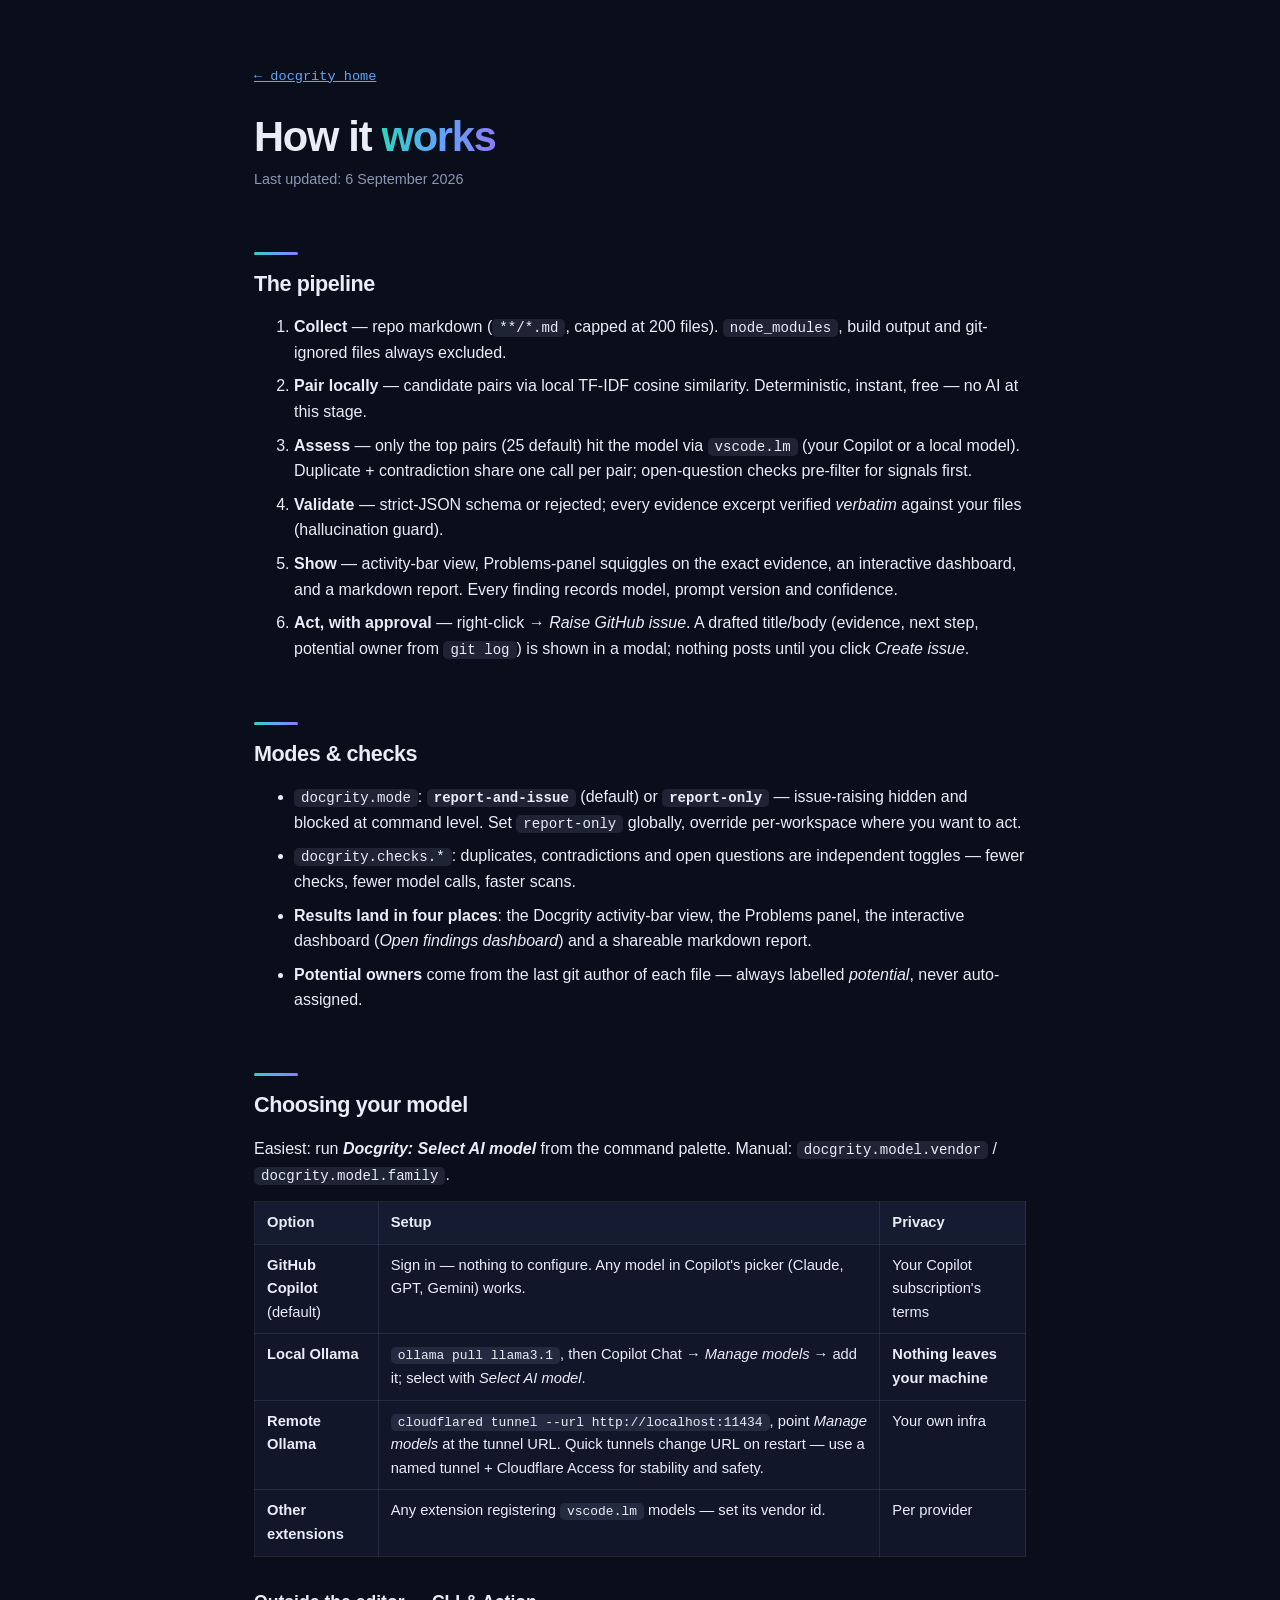
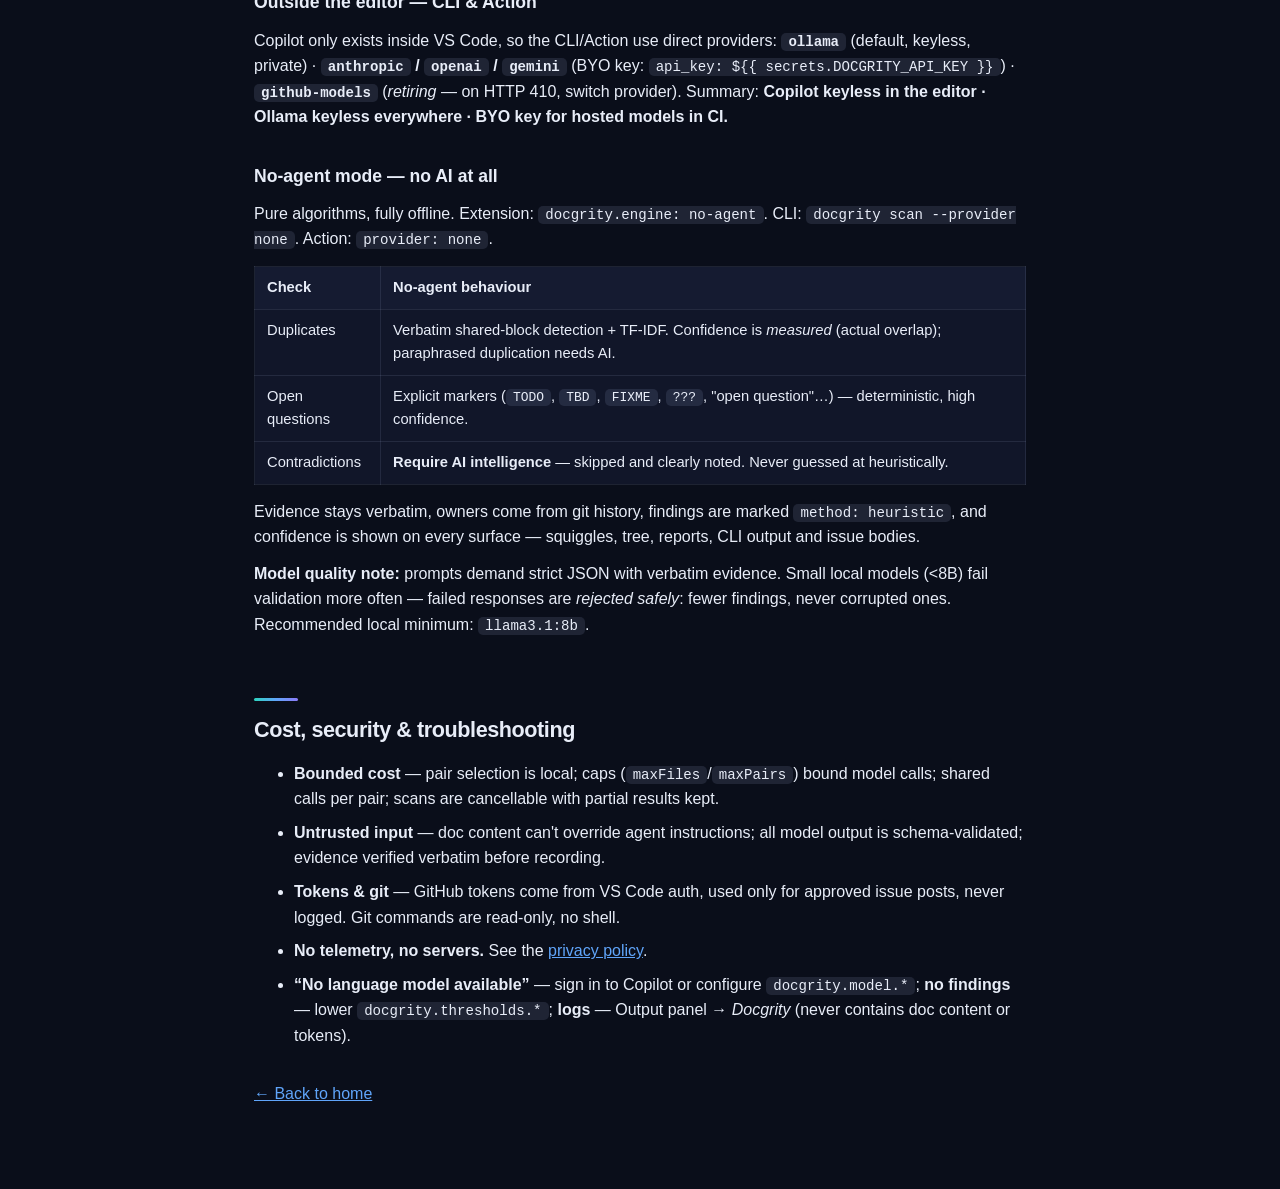
<file: how-it-works.html>
<!DOCTYPE html>
<html lang="en">
<head>
<meta charset="utf-8">
<meta name="viewport" content="width=device-width, initial-scale=1">
<title>How it works — Docgrity for VS Code</title>
<link rel="icon" type="image/png" href="logo.png">
<link rel="stylesheet" href="theme.css">
</head>
<body>
<div class="docs">
  <p class="top"><a href="index.html">← docgrity home</a></p>
  <h1>How it <span class="g">works</span></h1>
  <p class="updated">Last updated: 6 September 2026</p>

  <h2>The pipeline</h2>
  <ol>
    <li><strong>Collect</strong> — repo markdown (<code>**/*.md</code>, capped at 200 files). <code>node_modules</code>, build output and git-ignored files always excluded.</li>
    <li><strong>Pair locally</strong> — candidate pairs via local TF-IDF cosine similarity. Deterministic, instant, free — no AI at this stage.</li>
    <li><strong>Assess</strong> — only the top pairs (25 default) hit the model via <code>vscode.lm</code> (your Copilot or a local model). Duplicate + contradiction share one call per pair; open-question checks pre-filter for signals first.</li>
    <li><strong>Validate</strong> — strict-JSON schema or rejected; every evidence excerpt verified <em>verbatim</em> against your files (hallucination guard).</li>
    <li><strong>Show</strong> — activity-bar view, Problems-panel squiggles on the exact evidence, an interactive dashboard, and a markdown report. Every finding records model, prompt version and confidence.</li>
    <li><strong>Act, with approval</strong> — right-click → <em>Raise GitHub issue</em>. A drafted title/body (evidence, next step, potential owner from <code>git log</code>) is shown in a modal; nothing posts until you click <em>Create issue</em>.</li>
  </ol>

  <h2>Modes &amp; checks</h2>
  <ul>
    <li><code>docgrity.mode</code>: <strong><code>report-and-issue</code></strong> (default) or <strong><code>report-only</code></strong> — issue-raising hidden and blocked at command level. Set <code>report-only</code> globally, override per-workspace where you want to act.</li>
    <li><code>docgrity.checks.*</code>: duplicates, contradictions and open questions are independent toggles — fewer checks, fewer model calls, faster scans.</li>
    <li><strong>Results land in four places</strong>: the Docgrity activity-bar view, the Problems panel, the interactive dashboard (<em>Open findings dashboard</em>) and a shareable markdown report.</li>
    <li><strong>Potential owners</strong> come from the last git author of each file — always labelled <em>potential</em>, never auto-assigned.</li>
  </ul>

  <h2 id="models">Choosing your model</h2>
  <p>Easiest: run <strong><em>Docgrity: Select AI model</em></strong> from the command palette. Manual:
  <code>docgrity.model.vendor</code> / <code>docgrity.model.family</code>.</p>
  <table>
    <tr><th>Option</th><th>Setup</th><th>Privacy</th></tr>
    <tr><td><strong>GitHub Copilot</strong> (default)</td><td>Sign in — nothing to configure. Any model in Copilot's picker (Claude, GPT, Gemini) works.</td><td>Your Copilot subscription's terms</td></tr>
    <tr><td><strong>Local Ollama</strong></td><td><code>ollama pull llama3.1</code>, then Copilot Chat → <em>Manage models</em> → add it; select with <em>Select AI model</em>.</td><td><strong>Nothing leaves your machine</strong></td></tr>
    <tr><td><strong>Remote Ollama</strong></td><td><code>cloudflared tunnel --url http://localhost:11434</code>, point <em>Manage models</em> at the tunnel URL. Quick tunnels change URL on restart — use a named tunnel + Cloudflare Access for stability and safety.</td><td>Your own infra</td></tr>
    <tr><td><strong>Other extensions</strong></td><td>Any extension registering <code>vscode.lm</code> models — set its vendor id.</td><td>Per provider</td></tr>
  </table>

  <h3 id="providers-cli">Outside the editor — CLI &amp; Action</h3>
  <p>Copilot only exists inside VS Code, so the CLI/Action use direct providers:
  <strong><code>ollama</code></strong> (default, keyless, private) · <strong><code>anthropic</code> / <code>openai</code> / <code>gemini</code></strong>
  (BYO key: <code>api_key: ${{ secrets.DOCGRITY_API_KEY }}</code>) · <strong><code>github-models</code></strong>
  (<em>retiring</em> — on HTTP 410, switch provider). Summary: <strong>Copilot keyless in the editor ·
  Ollama keyless everywhere · BYO key for hosted models in CI.</strong></p>

  <h3 id="no-agent">No-agent mode — no AI at all</h3>
  <p>Pure algorithms, fully offline. Extension: <code>docgrity.engine: no-agent</code>. CLI:
  <code>docgrity scan --provider none</code>. Action: <code>provider: none</code>.</p>
  <table>
    <tr><th>Check</th><th>No-agent behaviour</th></tr>
    <tr><td>Duplicates</td><td>Verbatim shared-block detection + TF-IDF. Confidence is <em>measured</em> (actual overlap); paraphrased duplication needs AI.</td></tr>
    <tr><td>Open questions</td><td>Explicit markers (<code>TODO</code>, <code>TBD</code>, <code>FIXME</code>, <code>???</code>, "open question"…) — deterministic, high confidence.</td></tr>
    <tr><td>Contradictions</td><td><strong>Require AI intelligence</strong> — skipped and clearly noted. Never guessed at heuristically.</td></tr>
  </table>
  <p>Evidence stays verbatim, owners come from git history, findings are marked
  <code>method: heuristic</code>, and confidence is shown on every surface — squiggles, tree,
  reports, CLI output and issue bodies.</p>
  <p><strong>Model quality note:</strong> prompts demand strict JSON with verbatim evidence. Small
  local models (&lt;8B) fail validation more often — failed responses are <em>rejected safely</em>:
  fewer findings, never corrupted ones. Recommended local minimum: <code>llama3.1:8b</code>.</p>

  <h2>Cost, security &amp; troubleshooting</h2>
  <ul>
    <li><strong>Bounded cost</strong> — pair selection is local; caps (<code>maxFiles</code>/<code>maxPairs</code>) bound model calls; shared calls per pair; scans are cancellable with partial results kept.</li>
    <li><strong>Untrusted input</strong> — doc content can't override agent instructions; all model output is schema-validated; evidence verified verbatim before recording.</li>
    <li><strong>Tokens &amp; git</strong> — GitHub tokens come from VS Code auth, used only for approved issue posts, never logged. Git commands are read-only, no shell.</li>
    <li><strong>No telemetry, no servers.</strong> See the <a href="privacy.html">privacy policy</a>.</li>
    <li><strong>“No language model available”</strong> — sign in to Copilot or configure <code>docgrity.model.*</code>; <strong>no findings</strong> — lower <code>docgrity.thresholds.*</code>; <strong>logs</strong> — Output panel → <em>Docgrity</em> (never contains doc content or tokens).</li>
  </ul>

  <p style="margin-top:2em"><a href="index.html">← Back to home</a></p>
</div>
</body>
</html>
</file>
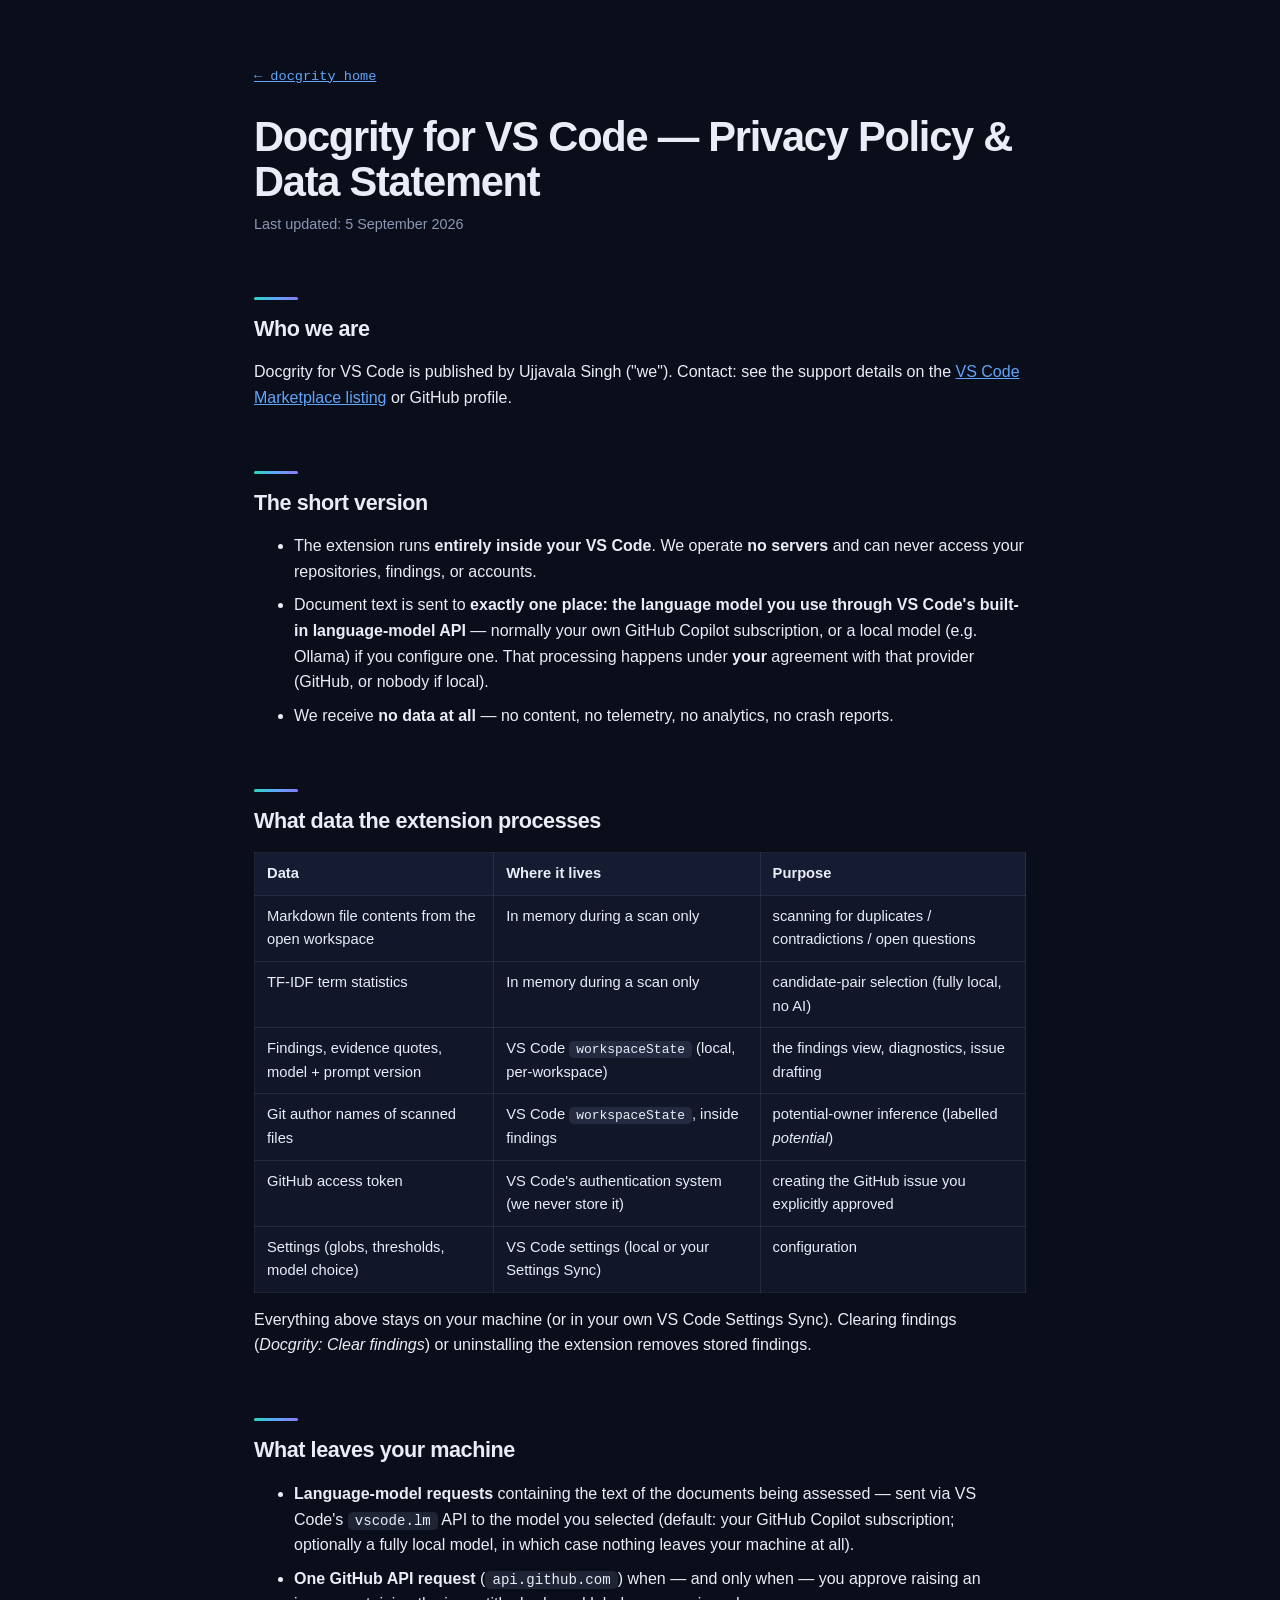
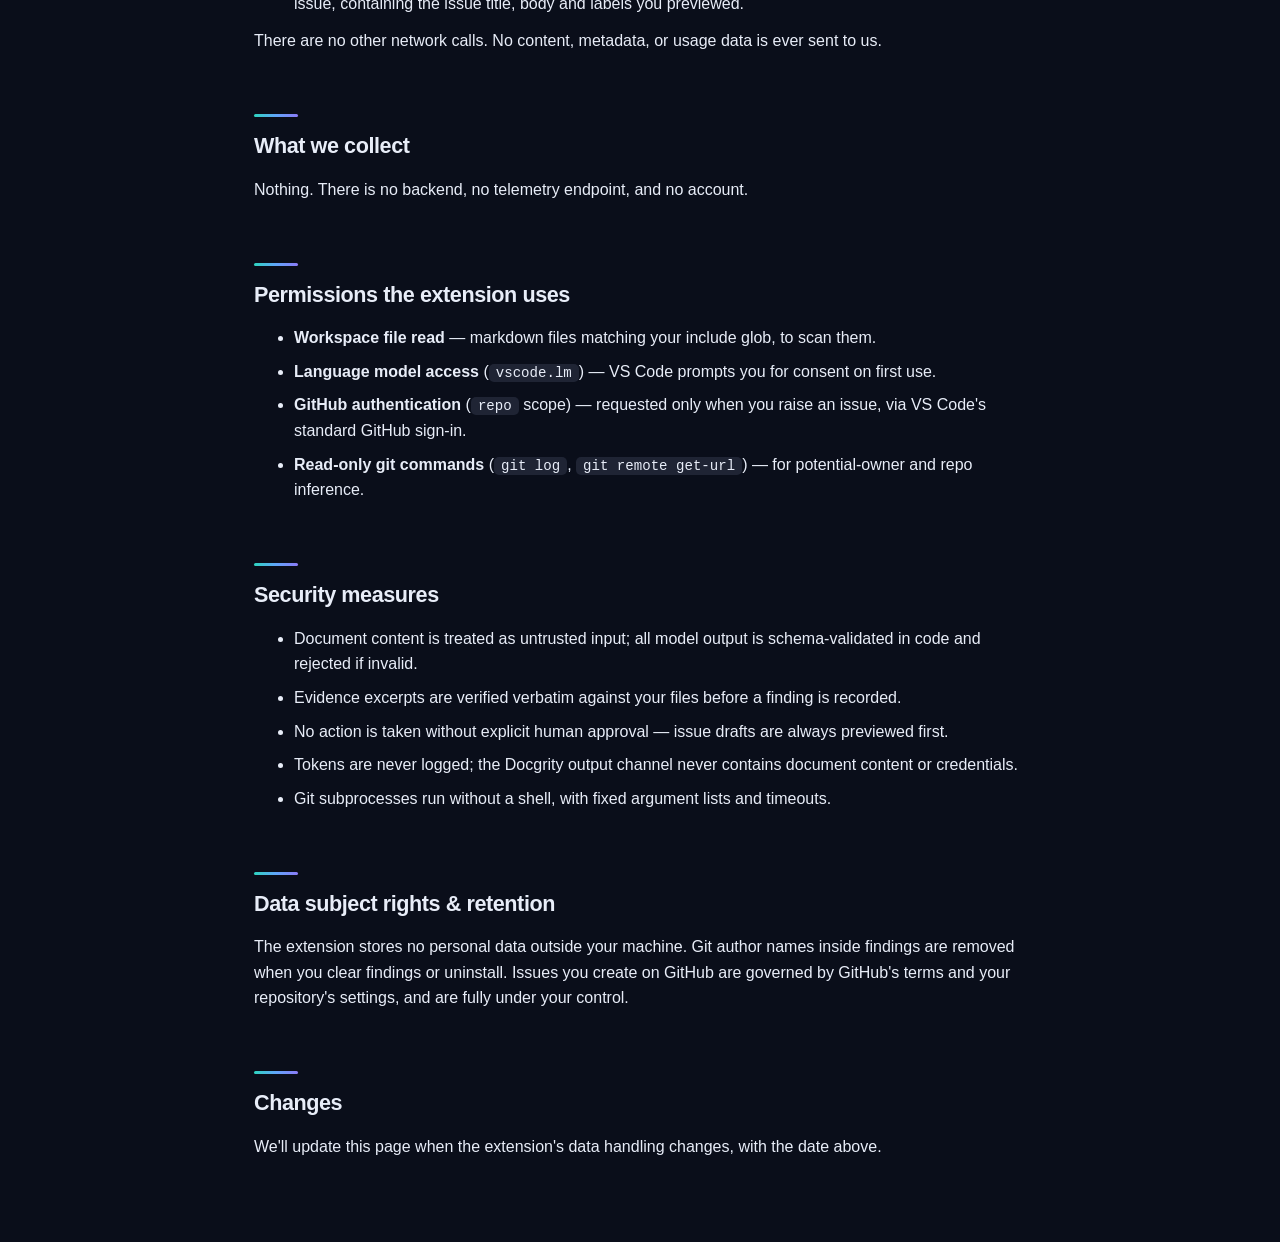
<file: privacy.html>
<!DOCTYPE html>
<html lang="en">
<head>
<meta charset="utf-8">
<meta name="viewport" content="width=device-width, initial-scale=1">
<title>Privacy Policy &amp; Data Statement — Docgrity for VS Code</title>
<link rel="icon" type="image/png" href="logo.png">
<link rel="stylesheet" href="theme.css">
</head>
<body>
<div class="docs">
  <p class="top"><a href="index.html">← docgrity home</a></p>
  <h1>Docgrity for VS Code — Privacy Policy &amp; Data Statement</h1>
  <p class="updated">Last updated: 5 September 2026</p>

  <h2>Who we are</h2>
  <p>Docgrity for VS Code is published by Ujjavala Singh ("we"). Contact: see the support
  details on the <a href="https://marketplace.visualstudio.com/items?itemName=ujjavala.docgrity">VS Code Marketplace listing</a> or GitHub profile.</p>

  <h2>The short version</h2>
  <ul>
    <li>The extension runs <strong>entirely inside your VS Code</strong>. We operate
      <strong>no servers</strong> and can never access your repositories, findings, or accounts.</li>
    <li>Document text is sent to <strong>exactly one place: the language model you use through
      VS Code's built-in language-model API</strong> — normally your own GitHub Copilot
      subscription, or a local model (e.g. Ollama) if you configure one. That processing happens
      under <strong>your</strong> agreement with that provider (GitHub, or nobody if local).</li>
    <li>We receive <strong>no data at all</strong> — no content, no telemetry, no analytics, no crash reports.</li>
  </ul>

  <h2>What data the extension processes</h2>
  <table>
    <tr><th>Data</th><th>Where it lives</th><th>Purpose</th></tr>
    <tr><td>Markdown file contents from the open workspace</td><td>In memory during a scan only</td><td>scanning for duplicates / contradictions / open questions</td></tr>
    <tr><td>TF-IDF term statistics</td><td>In memory during a scan only</td><td>candidate-pair selection (fully local, no AI)</td></tr>
    <tr><td>Findings, evidence quotes, model + prompt version</td><td>VS Code <code>workspaceState</code> (local, per-workspace)</td><td>the findings view, diagnostics, issue drafting</td></tr>
    <tr><td>Git author names of scanned files</td><td>VS Code <code>workspaceState</code>, inside findings</td><td>potential-owner inference (labelled <em>potential</em>)</td></tr>
    <tr><td>GitHub access token</td><td>VS Code's authentication system (we never store it)</td><td>creating the GitHub issue you explicitly approved</td></tr>
    <tr><td>Settings (globs, thresholds, model choice)</td><td>VS Code settings (local or your Settings Sync)</td><td>configuration</td></tr>
  </table>
  <p>Everything above stays on your machine (or in your own VS Code Settings Sync). Clearing
  findings (<em>Docgrity: Clear findings</em>) or uninstalling the extension removes stored findings.</p>

  <h2>What leaves your machine</h2>
  <ul>
    <li><strong>Language-model requests</strong> containing the text of the documents being
      assessed — sent via VS Code's <code>vscode.lm</code> API to the model you selected
      (default: your GitHub Copilot subscription; optionally a fully local model, in which case
      nothing leaves your machine at all).</li>
    <li><strong>One GitHub API request</strong> (<code>api.github.com</code>) when — and only
      when — you approve raising an issue, containing the issue title, body and labels you
      previewed.</li>
  </ul>
  <p>There are no other network calls. No content, metadata, or usage data is ever sent to us.</p>

  <h2>What we collect</h2>
  <p>Nothing. There is no backend, no telemetry endpoint, and no account.</p>

  <h2>Permissions the extension uses</h2>
  <ul>
    <li><strong>Workspace file read</strong> — markdown files matching your include glob, to scan them.</li>
    <li><strong>Language model access</strong> (<code>vscode.lm</code>) — VS Code prompts you for consent on first use.</li>
    <li><strong>GitHub authentication</strong> (<code>repo</code> scope) — requested only when you raise an issue, via VS Code's standard GitHub sign-in.</li>
    <li><strong>Read-only git commands</strong> (<code>git log</code>, <code>git remote get-url</code>) — for potential-owner and repo inference.</li>
  </ul>

  <h2>Security measures</h2>
  <ul>
    <li>Document content is treated as untrusted input; all model output is schema-validated in code and rejected if invalid.</li>
    <li>Evidence excerpts are verified verbatim against your files before a finding is recorded.</li>
    <li>No action is taken without explicit human approval — issue drafts are always previewed first.</li>
    <li>Tokens are never logged; the Docgrity output channel never contains document content or credentials.</li>
    <li>Git subprocesses run without a shell, with fixed argument lists and timeouts.</li>
  </ul>

  <h2>Data subject rights &amp; retention</h2>
  <p>The extension stores no personal data outside your machine. Git author names inside
  findings are removed when you clear findings or uninstall. Issues you create on GitHub are
  governed by GitHub's terms and your repository's settings, and are fully under your control.</p>

  <h2>Changes</h2>
  <p>We'll update this page when the extension's data handling changes, with the date above.</p>
</div>
</body>
</html>
</file>
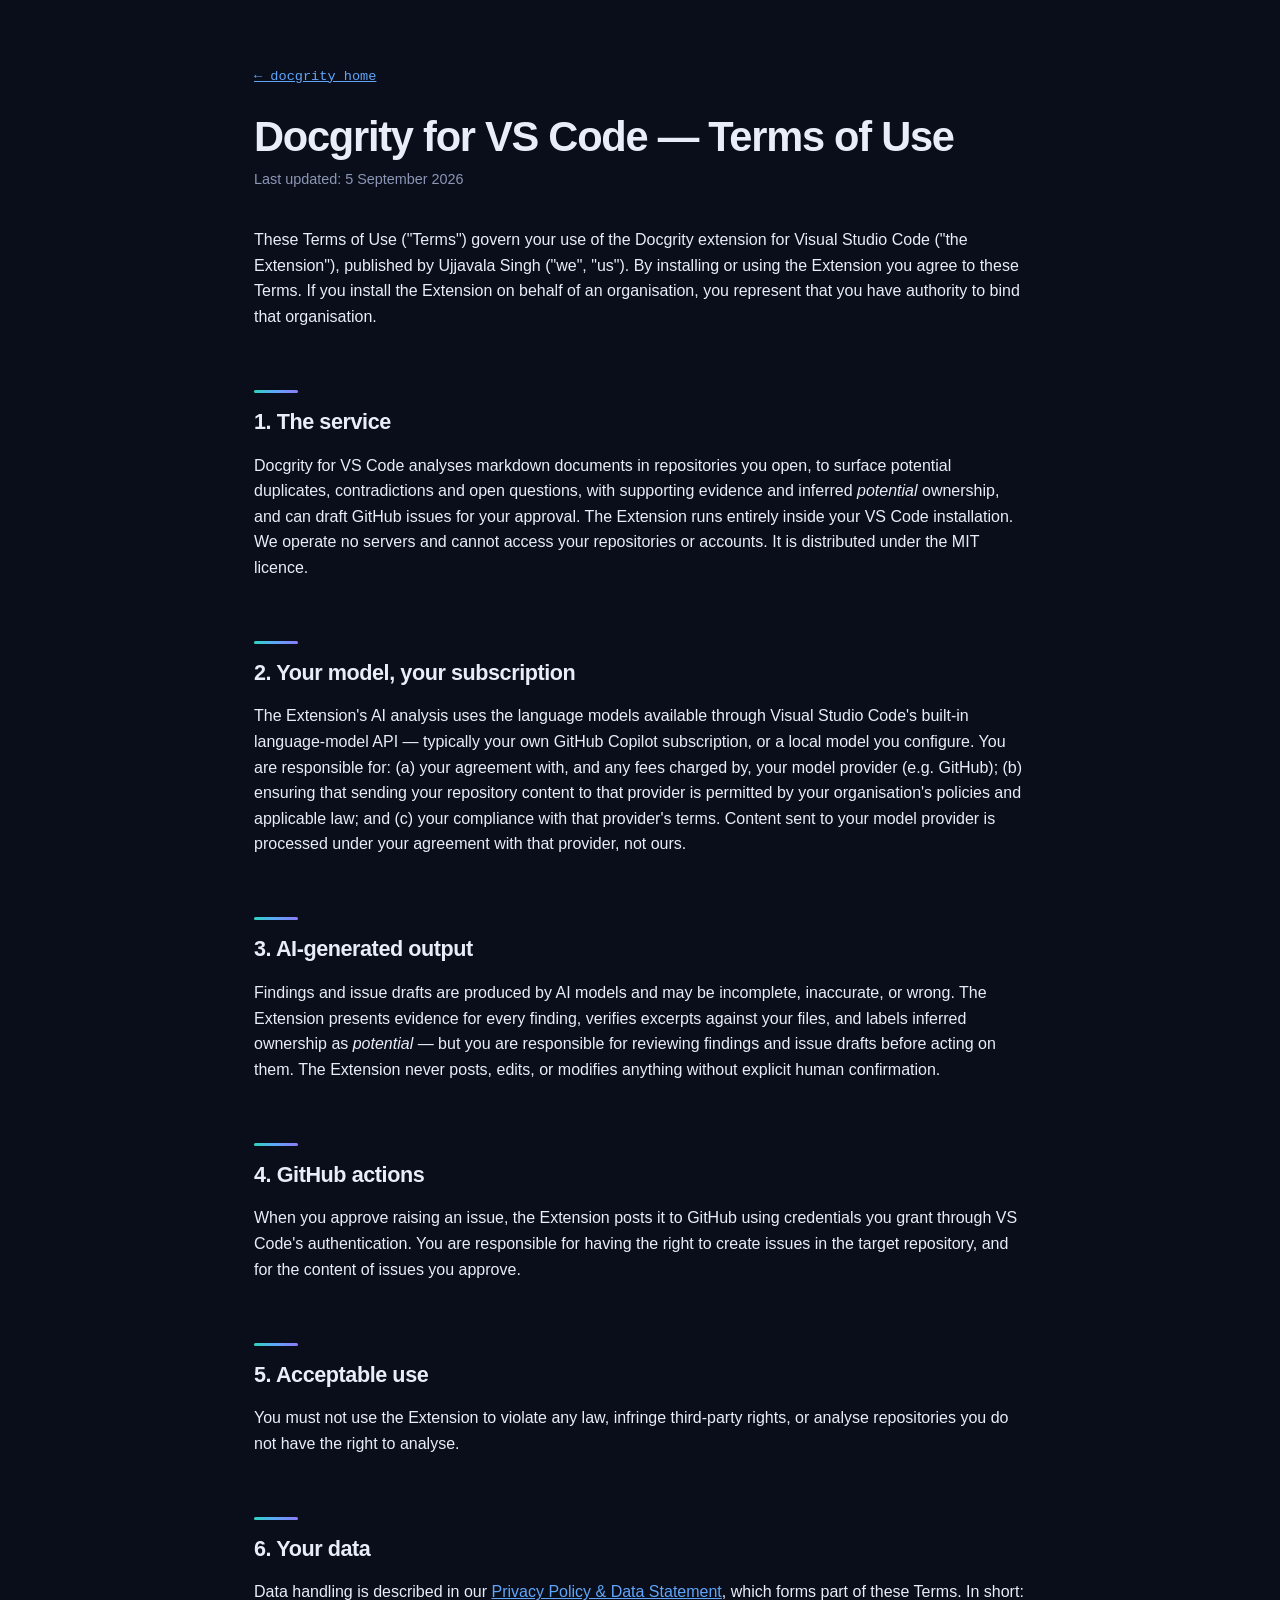
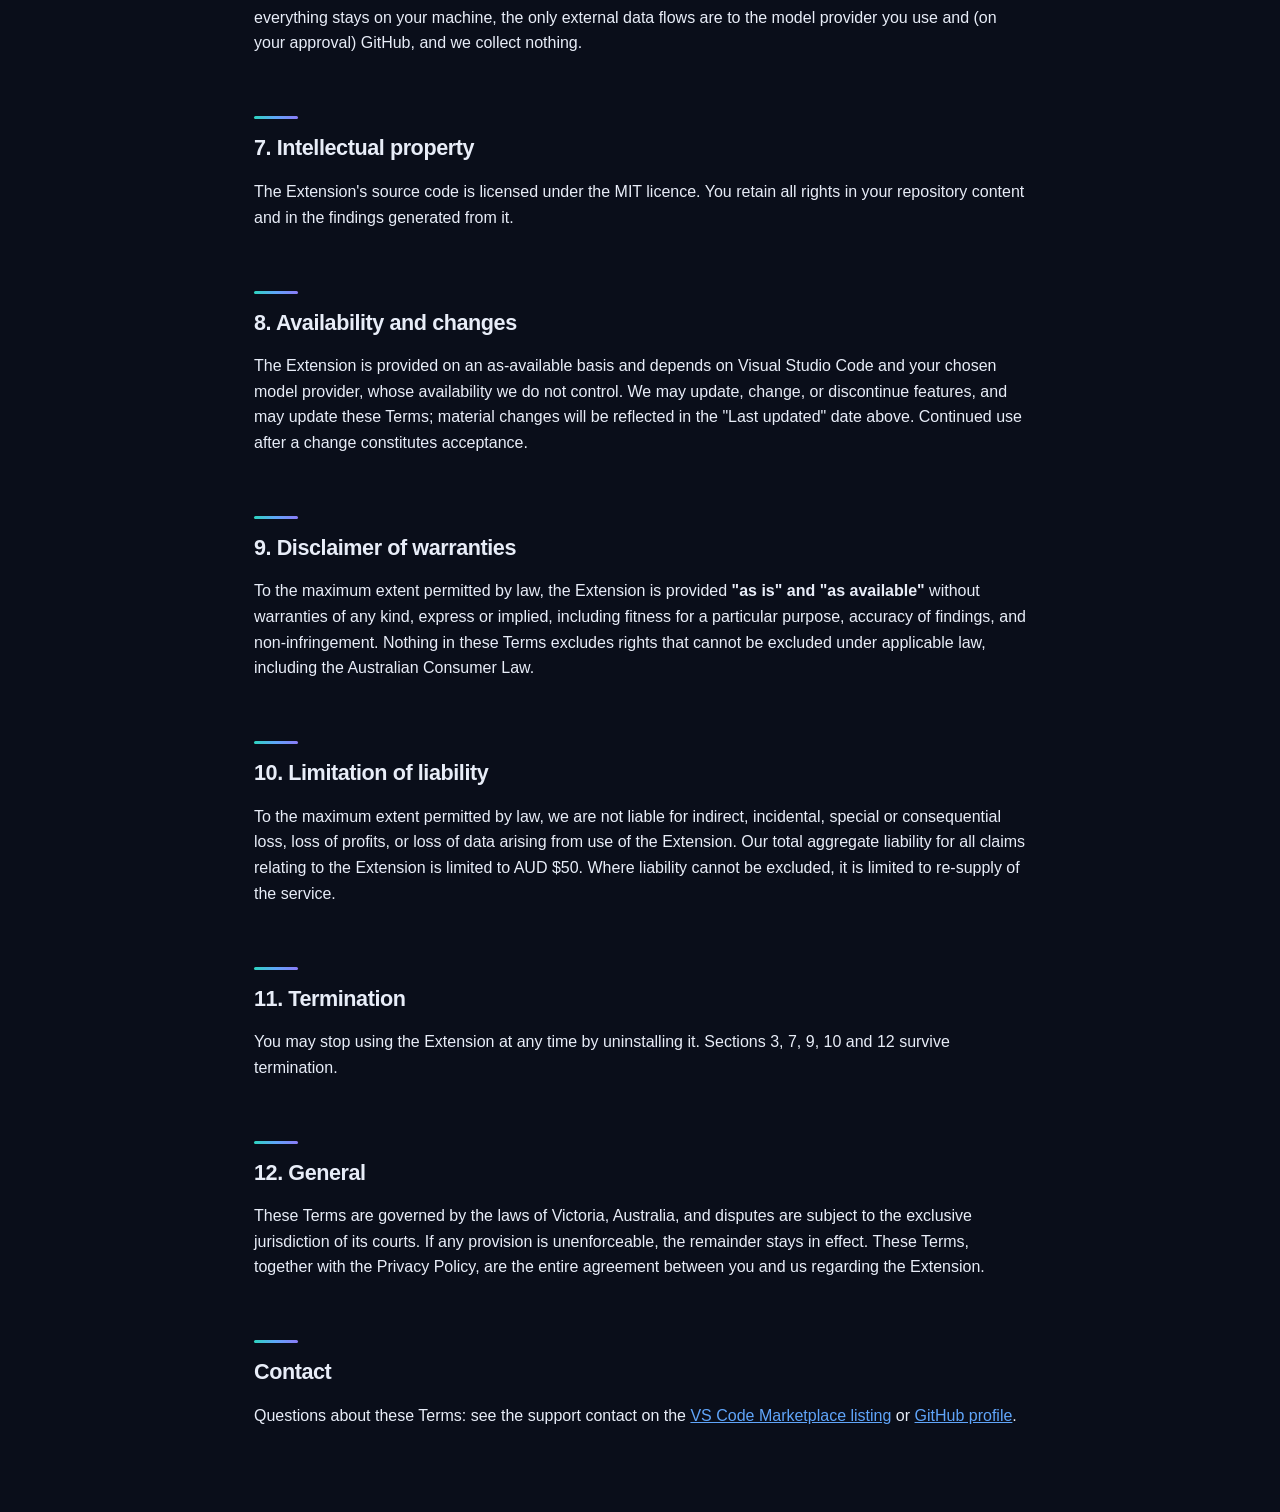
<file: terms.html>
<!DOCTYPE html>
<html lang="en">
<head>
<meta charset="utf-8">
<meta name="viewport" content="width=device-width, initial-scale=1">
<title>Terms of Use — Docgrity for VS Code</title>
<link rel="icon" type="image/png" href="logo.png">
<link rel="stylesheet" href="theme.css">
</head>
<body>
<div class="docs">
  <p class="top"><a href="index.html">← docgrity home</a></p>
  <h1>Docgrity for VS Code — Terms of Use</h1>
  <p class="updated">Last updated: 5 September 2026</p>

  <p>These Terms of Use ("Terms") govern your use of the Docgrity extension for Visual Studio
  Code ("the Extension"), published by Ujjavala Singh ("we", "us"). By installing or using the
  Extension you agree to these Terms. If you install the Extension on behalf of an
  organisation, you represent that you have authority to bind that organisation.</p>

  <h2>1. The service</h2>
  <p>Docgrity for VS Code analyses markdown documents in repositories you open, to surface
  potential duplicates, contradictions and open questions, with supporting evidence and
  inferred <em>potential</em> ownership, and can draft GitHub issues for your approval. The
  Extension runs entirely inside your VS Code installation. We operate no servers and cannot
  access your repositories or accounts. It is distributed under the MIT licence.</p>

  <h2>2. Your model, your subscription</h2>
  <p>The Extension's AI analysis uses the language models available through Visual Studio
  Code's built-in language-model API — typically your own GitHub Copilot subscription, or a
  local model you configure. You are responsible for: (a) your agreement with, and any fees
  charged by, your model provider (e.g. GitHub); (b) ensuring that sending your repository
  content to that provider is permitted by your organisation's policies and applicable law;
  and (c) your compliance with that provider's terms. Content sent to your model provider is
  processed under your agreement with that provider, not ours.</p>

  <h2>3. AI-generated output</h2>
  <p>Findings and issue drafts are produced by AI models and may be incomplete, inaccurate, or
  wrong. The Extension presents evidence for every finding, verifies excerpts against your
  files, and labels inferred ownership as <em>potential</em> — but you are responsible for
  reviewing findings and issue drafts before acting on them. The Extension never posts,
  edits, or modifies anything without explicit human confirmation.</p>

  <h2>4. GitHub actions</h2>
  <p>When you approve raising an issue, the Extension posts it to GitHub using credentials you
  grant through VS Code's authentication. You are responsible for having the right to create
  issues in the target repository, and for the content of issues you approve.</p>

  <h2>5. Acceptable use</h2>
  <p>You must not use the Extension to violate any law, infringe third-party rights, or
  analyse repositories you do not have the right to analyse.</p>

  <h2>6. Your data</h2>
  <p>Data handling is described in our <a href="privacy.html">Privacy Policy &amp; Data
  Statement</a>, which forms part of these Terms. In short: everything stays on your machine,
  the only external data flows are to the model provider you use and (on your approval)
  GitHub, and we collect nothing.</p>

  <h2>7. Intellectual property</h2>
  <p>The Extension's source code is licensed under the MIT licence. You retain all rights in
  your repository content and in the findings generated from it.</p>

  <h2>8. Availability and changes</h2>
  <p>The Extension is provided on an as-available basis and depends on Visual Studio Code and
  your chosen model provider, whose availability we do not control. We may update, change, or
  discontinue features, and may update these Terms; material changes will be reflected in the
  "Last updated" date above. Continued use after a change constitutes acceptance.</p>

  <h2>9. Disclaimer of warranties</h2>
  <p>To the maximum extent permitted by law, the Extension is provided <strong>"as is" and "as
  available"</strong> without warranties of any kind, express or implied, including fitness
  for a particular purpose, accuracy of findings, and non-infringement. Nothing in these
  Terms excludes rights that cannot be excluded under applicable law, including the
  Australian Consumer Law.</p>

  <h2>10. Limitation of liability</h2>
  <p>To the maximum extent permitted by law, we are not liable for indirect, incidental,
  special or consequential loss, loss of profits, or loss of data arising from use of the
  Extension. Our total aggregate liability for all claims relating to the Extension is
  limited to AUD $50. Where liability cannot be excluded, it is limited to re-supply of the
  service.</p>

  <h2>11. Termination</h2>
  <p>You may stop using the Extension at any time by uninstalling it. Sections 3, 7, 9, 10
  and 12 survive termination.</p>

  <h2>12. General</h2>
  <p>These Terms are governed by the laws of Victoria, Australia, and disputes are subject to
  the exclusive jurisdiction of its courts. If any provision is unenforceable, the remainder
  stays in effect. These Terms, together with the Privacy Policy, are the entire agreement
  between you and us regarding the Extension.</p>

  <h2>Contact</h2>
  <p>Questions about these Terms: see the support contact on the
  <a href="https://marketplace.visualstudio.com/items?itemName=ujjavala.docgrity">VS Code Marketplace listing</a>
  or <a href="https://github.com/ujjavala">GitHub profile</a>.</p>
</div>
</body>
</html>
</file>
<file: theme.css>
/* Docgrity site theme — dark */
:root{
  --bg:#0a0e1a;--panel:#111629;--panel2:#151b31;--line:rgba(148,163,199,.14);
  --ink:#e8edf8;--muted:#8b97b5;
  --teal:#2dd4bf;--violet:#8b7bf7;--red:#fb7185;--amber:#fbbf24;--blue:#60a5fa;
  --grad:linear-gradient(93deg,#2dd4bf 0%,#60a5fa 50%,#8b7bf7 100%);
  --cta-ink:#0a0e1a;--term-bg:#060a14;--term-ink:#c9d6ee;--shadow:rgba(0,0,0,.45);
  --glow-a:rgba(45,212,191,.22);--glow-b:rgba(139,123,247,.25);--glow-c:rgba(96,165,250,.14);
}
*{margin:0;box-sizing:border-box}
html{scroll-behavior:smooth}
body{font-family:-apple-system,BlinkMacSystemFont,"Segoe UI",Roboto,Helvetica,Arial,sans-serif;color:var(--ink);background:var(--bg);line-height:1.6}
::selection{background:rgba(139,123,247,.4)}
.wrap{max-width:1000px;margin:0 auto;padding:0 24px}
a{color:var(--blue)}

.lucide{width:1.7rem;height:1.7rem;stroke:url(#docgrity-grad);margin-bottom:12px}
.lucide-inline{width:1.05rem;height:1.05rem;vertical-align:-3px;margin-right:6px}

header{position:relative;padding:96px 0 72px;text-align:center;overflow:hidden}
header::before{content:"";position:absolute;inset:-40% -20% auto;height:130%;
  background:
    radial-gradient(600px 320px at 30% 20%,var(--glow-a),transparent 70%),
    radial-gradient(700px 380px at 70% 10%,var(--glow-b),transparent 70%),
    radial-gradient(500px 300px at 50% 60%,var(--glow-c),transparent 70%);
  pointer-events:none}
header::after{content:"";position:absolute;inset:0;
  background-image:linear-gradient(rgba(148,163,199,.05) 1px,transparent 1px),linear-gradient(90deg,rgba(148,163,199,.05) 1px,transparent 1px);
  background-size:44px 44px;mask-image:radial-gradient(60% 60% at 50% 30%,#000 30%,transparent 100%);pointer-events:none}
header>.wrap{position:relative;z-index:1}
header img{width:84px;height:84px;margin-bottom:20px;border-radius:22px;
  box-shadow:0 0 0 1px rgba(148,163,199,.2),0 16px 48px rgba(139,123,247,.35)}
.kicker{font-family:ui-monospace,SFMono-Regular,Menlo,monospace;font-size:.8rem;letter-spacing:.18em;text-transform:uppercase;color:var(--teal);margin-bottom:14px}
h1{font-size:clamp(2.4rem,6vw,3.6rem);line-height:1.08;letter-spacing:-.03em;font-weight:800}
h1 .g{background:var(--grad);-webkit-background-clip:text;background-clip:text;color:transparent}
.tag{font-size:1.15rem;color:var(--muted);max-width:600px;margin:20px auto 32px}
.cta{display:inline-block;background:var(--grad);color:var(--cta-ink);text-decoration:none;font-weight:700;padding:14px 32px;border-radius:12px;transition:transform .15s,box-shadow .15s;box-shadow:0 8px 28px rgba(96,165,250,.35)}
.cta:hover{transform:translateY(-2px);box-shadow:0 14px 36px rgba(96,165,250,.5)}
.cta.ghost{background:transparent;color:var(--ink);border:1px solid var(--line);margin-left:12px;box-shadow:none}
.cta.ghost:hover{border-color:var(--violet);box-shadow:0 0 24px rgba(139,123,247,.25)}
.badges{margin-top:30px;display:flex;gap:10px;justify-content:center;flex-wrap:wrap}
.badge{font-family:ui-monospace,SFMono-Regular,Menlo,monospace;font-size:.78rem;color:var(--muted);border:1px solid var(--line);border-radius:99px;padding:5px 14px;background:var(--panel);backdrop-filter:blur(6px)}
.badge b{color:var(--teal);font-weight:600}

section{padding:56px 0}
h2{font-size:clamp(1.5rem,3vw,2rem);letter-spacing:-.02em;margin-bottom:8px;text-align:center}
.sub{text-align:center;color:var(--muted);margin-bottom:32px;max-width:640px;margin-left:auto;margin-right:auto}

.grid{display:grid;grid-template-columns:repeat(auto-fit,minmax(230px,1fr));gap:18px}
.card{position:relative;background:var(--panel);border:1px solid var(--line);border-radius:16px;padding:24px;transition:transform .18s,border-color .18s,box-shadow .18s}
.card:hover{transform:translateY(-4px);border-color:rgba(139,123,247,.45);box-shadow:0 16px 40px var(--shadow)}
.card h3{font-size:1.05rem;margin-bottom:6px}
.card p{color:var(--muted);font-size:.93rem}
.card .big{font-size:1.7rem;line-height:1;margin-bottom:12px;display:block}

.find{overflow:hidden}
.find::before{content:"";position:absolute;top:0;left:0;right:0;height:3px;background:var(--teal)}
.find.contradiction::before{background:var(--red)}
.find.openq::before{background:var(--amber)}
.pill{display:inline-block;font-family:ui-monospace,SFMono-Regular,Menlo,monospace;background:rgba(45,212,191,.12);color:var(--teal);font-weight:600;font-size:.75rem;padding:3px 12px;border-radius:99px;margin-bottom:10px}
.pill.red{background:rgba(251,113,133,.12);color:var(--red)}
.pill.amber{background:rgba(251,191,36,.12);color:var(--amber)}
.conf{float:right;font-family:ui-monospace,SFMono-Regular,Menlo,monospace;font-weight:700;font-size:.9rem;background:var(--grad);-webkit-background-clip:text;background-clip:text;color:transparent}

.steps-row{display:grid;grid-template-columns:repeat(auto-fit,minmax(170px,1fr));gap:16px;counter-reset:step}
.step{background:var(--panel);border:1px solid var(--line);border-radius:16px;padding:22px 18px;text-align:center;transition:transform .18s,border-color .18s}
.step:hover{transform:translateY(-4px);border-color:rgba(45,212,191,.4)}
.step::before{counter-increment:step;content:counter(step,decimal-leading-zero);display:block;font-family:ui-monospace,SFMono-Regular,Menlo,monospace;font-weight:700;font-size:1.4rem;background:var(--grad);-webkit-background-clip:text;background-clip:text;color:transparent;margin-bottom:8px}
.step strong{display:block;margin-bottom:4px}
.step span{color:var(--muted);font-size:.87rem}

.shot{position:relative;border-radius:18px;padding:2px;background:var(--grad);box-shadow:0 24px 64px rgba(96,165,250,.22)}
.shot .inner{background:var(--panel);border-radius:16px;padding:12px}
.shot img{width:100%;border-radius:10px;display:block}
.shot figcaption{text-align:center;color:var(--muted);font-size:.88rem;padding:12px 8px 8px}

.term{background:var(--term-bg);border:1px solid var(--line);border-radius:16px;padding:0;overflow:hidden;box-shadow:0 20px 56px var(--shadow)}
.term .bar{display:flex;gap:7px;padding:13px 16px;border-bottom:1px solid var(--line)}
.term .bar i{width:11px;height:11px;border-radius:50%;background:#f87171}
.term .bar i:nth-child(2){background:#fbbf24}.term .bar i:nth-child(3){background:#34d399}
.term .body{padding:20px 22px;font-family:ui-monospace,SFMono-Regular,Menlo,monospace;font-size:.87rem;line-height:1.8;overflow-x:auto;color:var(--term-ink)}
.term .p{color:var(--teal)}.term .c{color:#5c6c8f}.term .ok{color:var(--amber)}

code{font-family:ui-monospace,SFMono-Regular,Menlo,monospace;background:rgba(148,163,199,.15);padding:1px 7px;border-radius:5px;font-size:.88em;color:var(--ink)}
kbd{background:var(--panel2);color:var(--ink);border:1px solid var(--line);padding:1px 7px;border-radius:5px;font-size:.85em}
pre{background:var(--term-bg);color:var(--term-ink);padding:14px 16px;border-radius:12px;overflow-x:auto;font-size:.88em;border:1px solid var(--line)}
pre code{background:none;padding:0;color:inherit}

details.settings{max-width:820px;margin:0 auto;background:var(--panel);border:1px solid var(--line);border-radius:16px;padding:6px 22px}
details.settings summary{cursor:pointer;font-weight:600;padding:14px 0;color:var(--ink)}
details.settings .grid{padding:8px 0 18px}
details.settings .card{background:var(--panel2)}

footer{padding:48px 0 64px;color:var(--muted);font-size:.9rem;text-align:center;border-top:1px solid var(--line);margin-top:48px}

/* ---- Docs pages (how-it-works, privacy, terms) ---- */
.docs{max-width:820px;margin:0 auto;padding:56px 24px 72px}
.docs .top{font-family:ui-monospace,SFMono-Regular,Menlo,monospace;font-size:.85rem;margin-bottom:28px;display:inline-block}
.docs h1{font-size:clamp(1.9rem,4.5vw,2.6rem)}
.docs .updated{color:var(--muted);font-size:.9rem;margin:8px 0 36px}
.docs h2{text-align:left;font-size:1.35rem;margin:2.4em 0 .6em;padding-top:.4em}
.docs h2::before{content:"";display:block;width:44px;height:3px;border-radius:2px;background:var(--grad);margin-bottom:12px}
.docs h3{margin:1.8em 0 .5em;font-size:1.1rem}
.docs p{margin:.7em 0;color:var(--ink)}
.docs p.muted, .docs li span.muted{color:var(--muted)}
.docs ol li,.docs ul li{margin:8px 0}
.docs table{border-collapse:collapse;width:100%;font-size:.92rem;margin:14px 0}
.docs th,.docs td{border:1px solid var(--line);padding:9px 12px;text-align:left;vertical-align:top;background:var(--panel)}
.docs th{background:var(--panel2)}
</file>
